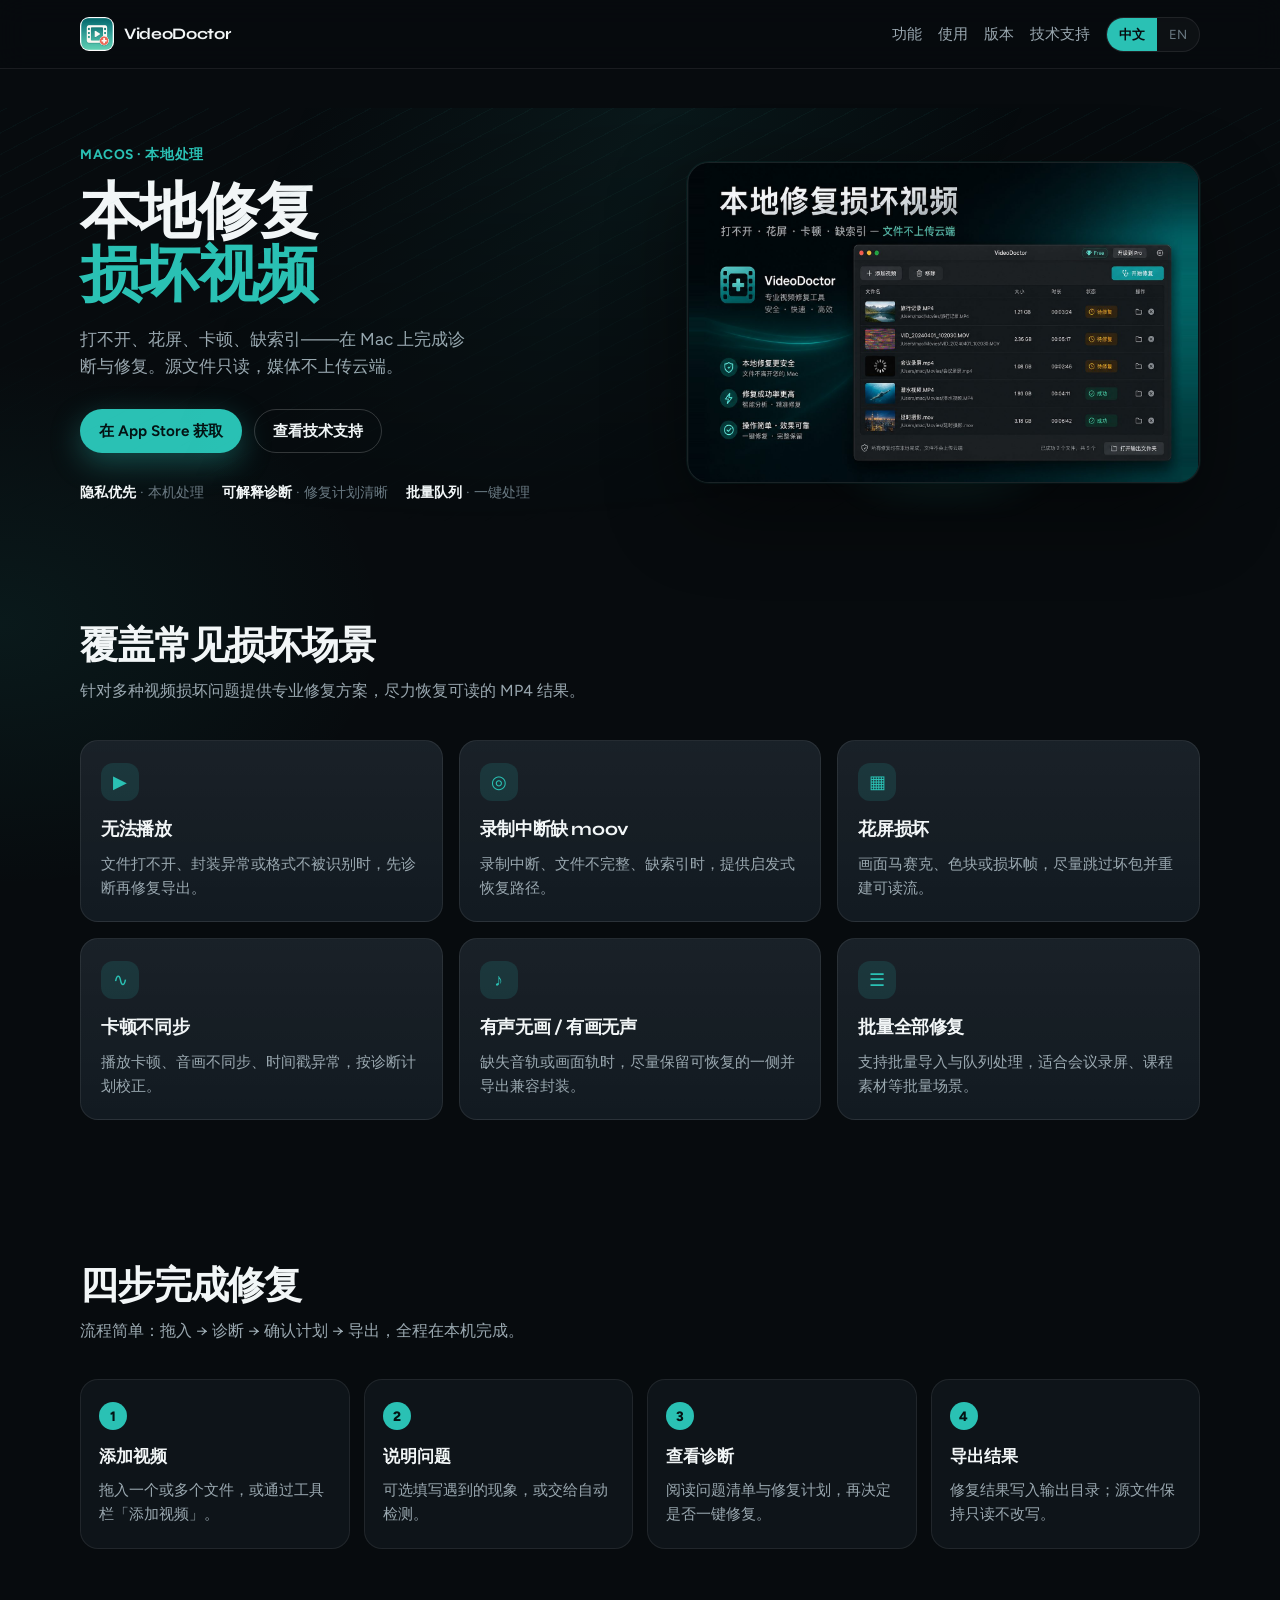
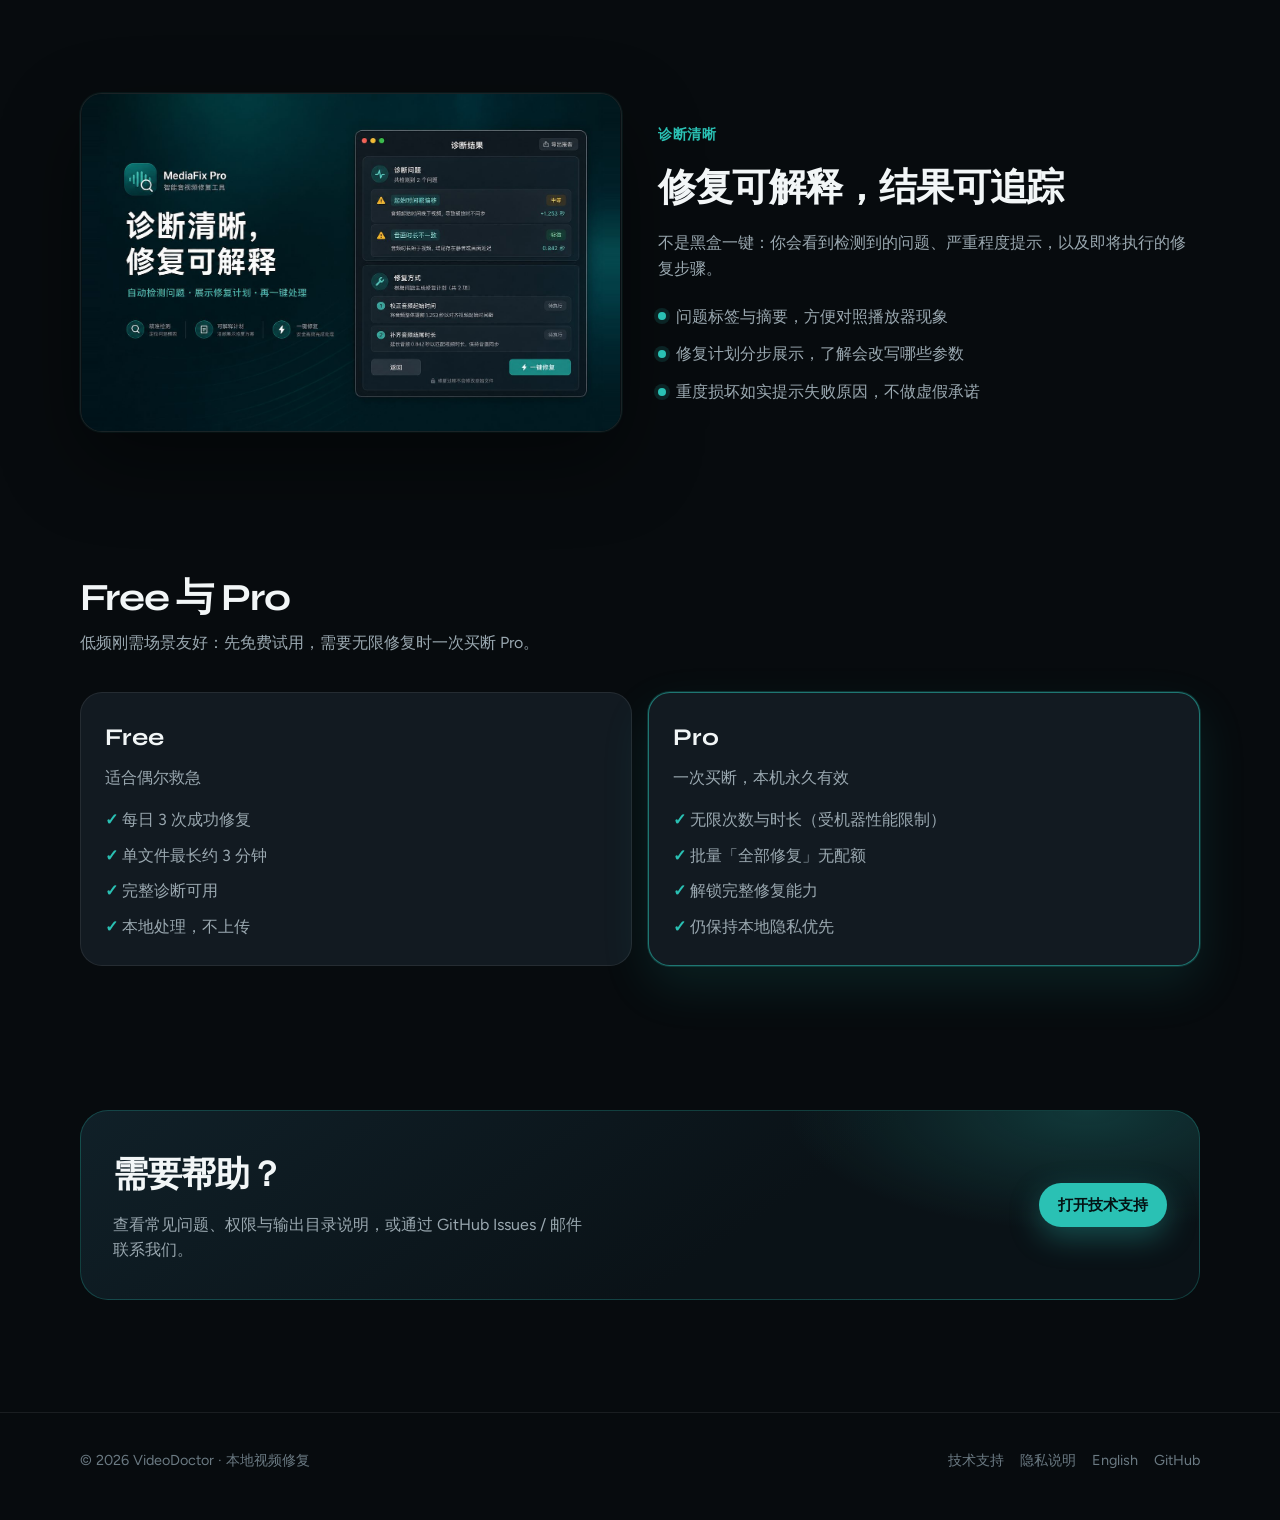
<file: index.html>
<!DOCTYPE html>
<html lang="zh-Hans">
<head>
  <meta charset="utf-8" />
  <meta name="viewport" content="width=device-width, initial-scale=1" />
  <title>VideoDoctor — 本地视频修复 · 技术支持</title>
  <meta name="description" content="VideoDoctor：在 Mac 本地修复损坏视频。打不开、花屏、卡顿、缺索引，隐私优先不上传云端。功能介绍与官方技术支持。" />
  <meta name="theme-color" content="#070b0e" />
  <link rel="canonical" href="https://mushroomdev.github.io/VideoDoctorPage/" />
  <link rel="alternate" hreflang="zh-Hans" href="https://mushroomdev.github.io/VideoDoctorPage/" />
  <link rel="alternate" hreflang="en" href="https://mushroomdev.github.io/VideoDoctorPage/en/" />
  <link rel="icon" href="assets/img/app-icon.png" type="image/png" />
  <link rel="preconnect" href="https://fonts.googleapis.com" />
  <link rel="preconnect" href="https://fonts.gstatic.com" crossorigin />
  <link href="https://fonts.googleapis.com/css2?family=Figtree:wght@400;500;600;700&family=Syne:wght@600;700;800&display=swap" rel="stylesheet" />
  <link rel="stylesheet" href="assets/css/site.css" />
</head>
<body>
  <header class="site-header">
    <div class="wrap nav">
      <a class="brand" href="./">
        <img src="assets/img/app-icon.png" alt="VideoDoctor" width="34" height="34" />
        <span>VideoDoctor</span>
      </a>
      <nav class="nav-links" aria-label="主导航">
        <a class="hide-sm" href="#features">功能</a>
        <a class="hide-sm" href="#howto">使用</a>
        <a class="hide-sm" href="#pricing">版本</a>
        <a href="support.html">技术支持</a>
        <div class="lang-switch" aria-label="语言">
          <a class="active" href="./" hreflang="zh-Hans">中文</a>
          <a href="en/index.html" hreflang="en">EN</a>
        </div>
      </nav>
    </div>
  </header>

  <main>
    <section class="hero">
      <div class="wrap hero-grid">
        <div>
          <div class="eyebrow">macOS · 本地处理</div>
          <h1>本地修复<br /><em>损坏视频</em></h1>
          <p class="hero-lead">打不开、花屏、卡顿、缺索引——在 Mac 上完成诊断与修复。源文件只读，媒体不上传云端。</p>
          <div class="hero-actions">
            <a class="btn btn-primary" href="https://apps.apple.com/cn/app/id6800692831?mt=12" target="_blank" rel="noopener noreferrer">在 App Store 获取</a>
            <a class="btn btn-secondary" href="support.html">查看技术支持</a>
          </div>
          <div class="hero-meta">
            <span><strong>隐私优先</strong> · 本机处理</span>
            <span><strong>可解释诊断</strong> · 修复计划清晰</span>
            <span><strong>批量队列</strong> · 一键处理</span>
          </div>
        </div>
        <div class="hero-visual">
          <img src="assets/img/hero-zh.jpg" alt="VideoDoctor 主界面：修复队列与状态一览" width="1600" height="1000" />
        </div>
      </div>
    </section>

    <section id="features">
      <div class="wrap">
        <div class="section-head reveal">
          <h2>覆盖常见损坏场景</h2>
          <p>针对多种视频损坏问题提供专业修复方案，尽力恢复可读的 MP4 结果。</p>
        </div>
        <div class="feature-grid">
          <article class="feature reveal">
            <div class="icon" aria-hidden="true">▶</div>
            <h3>无法播放</h3>
            <p>文件打不开、封装异常或格式不被识别时，先诊断再修复导出。</p>
          </article>
          <article class="feature reveal">
            <div class="icon" aria-hidden="true">◎</div>
            <h3>录制中断缺 moov</h3>
            <p>录制中断、文件不完整、缺索引时，提供启发式恢复路径。</p>
          </article>
          <article class="feature reveal">
            <div class="icon" aria-hidden="true">▦</div>
            <h3>花屏损坏</h3>
            <p>画面马赛克、色块或损坏帧，尽量跳过坏包并重建可读流。</p>
          </article>
          <article class="feature reveal">
            <div class="icon" aria-hidden="true">∿</div>
            <h3>卡顿不同步</h3>
            <p>播放卡顿、音画不同步、时间戳异常，按诊断计划校正。</p>
          </article>
          <article class="feature reveal">
            <div class="icon" aria-hidden="true">♪</div>
            <h3>有声无画 / 有画无声</h3>
            <p>缺失音轨或画面轨时，尽量保留可恢复的一侧并导出兼容封装。</p>
          </article>
          <article class="feature reveal">
            <div class="icon" aria-hidden="true">☰</div>
            <h3>批量全部修复</h3>
            <p>支持批量导入与队列处理，适合会议录屏、课程素材等批量场景。</p>
          </article>
        </div>
      </div>
    </section>

    <section id="howto">
      <div class="wrap">
        <div class="section-head reveal">
          <h2>四步完成修复</h2>
          <p>流程简单：拖入 → 诊断 → 确认计划 → 导出，全程在本机完成。</p>
        </div>
        <div class="steps">
          <article class="step reveal">
            <h3>添加视频</h3>
            <p>拖入一个或多个文件，或通过工具栏「添加视频」。</p>
          </article>
          <article class="step reveal">
            <h3>说明问题</h3>
            <p>可选填写遇到的现象，或交给自动检测。</p>
          </article>
          <article class="step reveal">
            <h3>查看诊断</h3>
            <p>阅读问题清单与修复计划，再决定是否一键修复。</p>
          </article>
          <article class="step reveal">
            <h3>导出结果</h3>
            <p>修复结果写入输出目录；源文件保持只读不改写。</p>
          </article>
        </div>
      </div>
    </section>

    <section>
      <div class="wrap split">
        <div class="reveal">
          <img src="assets/img/diag-zh.jpg" alt="VideoDoctor 诊断结果界面" width="1400" height="875" />
        </div>
        <div class="reveal">
          <div class="eyebrow">诊断清晰</div>
          <h2 style="font-family:var(--font-display);letter-spacing:-0.03em;font-size:clamp(1.8rem,3vw,2.4rem);margin:10px 0 12px;">修复可解释，结果可追踪</h2>
          <p style="color:var(--muted);margin:0;">不是黑盒一键：你会看到检测到的问题、严重程度提示，以及即将执行的修复步骤。</p>
          <ul class="pill-list">
            <li>问题标签与摘要，方便对照播放器现象</li>
            <li>修复计划分步展示，了解会改写哪些参数</li>
            <li>重度损坏如实提示失败原因，不做虚假承诺</li>
          </ul>
        </div>
      </div>
    </section>

    <section id="pricing">
      <div class="wrap">
        <div class="section-head reveal">
          <h2>Free 与 Pro</h2>
          <p>低频刚需场景友好：先免费试用，需要无限修复时一次买断 Pro。</p>
        </div>
        <div class="pricing">
          <article class="plan reveal">
            <h3>Free</h3>
            <p class="price">适合偶尔救急</p>
            <ul>
              <li>每日 3 次成功修复</li>
              <li>单文件最长约 3 分钟</li>
              <li>完整诊断可用</li>
              <li>本地处理，不上传</li>
            </ul>
          </article>
          <article class="plan featured reveal">
            <h3>Pro</h3>
            <p class="price">一次买断，本机永久有效</p>
            <ul>
              <li>无限次数与时长（受机器性能限制）</li>
              <li>批量「全部修复」无配额</li>
              <li>解锁完整修复能力</li>
              <li>仍保持本地隐私优先</li>
            </ul>
          </article>
        </div>
      </div>
    </section>

    <section>
      <div class="wrap">
        <div class="cta-band reveal">
          <div>
            <h2>需要帮助？</h2>
            <p>查看常见问题、权限与输出目录说明，或通过 GitHub Issues / 邮件联系我们。</p>
          </div>
          <a class="btn btn-primary" href="support.html">打开技术支持</a>
        </div>
      </div>
    </section>
  </main>

  <footer class="site-footer">
    <div class="wrap footer-grid">
      <div>© <span id="y"></span> VideoDoctor · 本地视频修复</div>
      <div class="footer-links">
        <a href="support.html">技术支持</a>
        <a href="privacy.html">隐私说明</a>
        <a href="en/index.html">English</a>
        <a href="https://github.com/MushroomDev/VideoDoctorPage" rel="noopener">GitHub</a>
      </div>
    </div>
  </footer>
  <script>
    document.getElementById("y").textContent = new Date().getFullYear();
  </script>
  <script src="assets/js/site.js"></script>
</body>
</html>
</file>
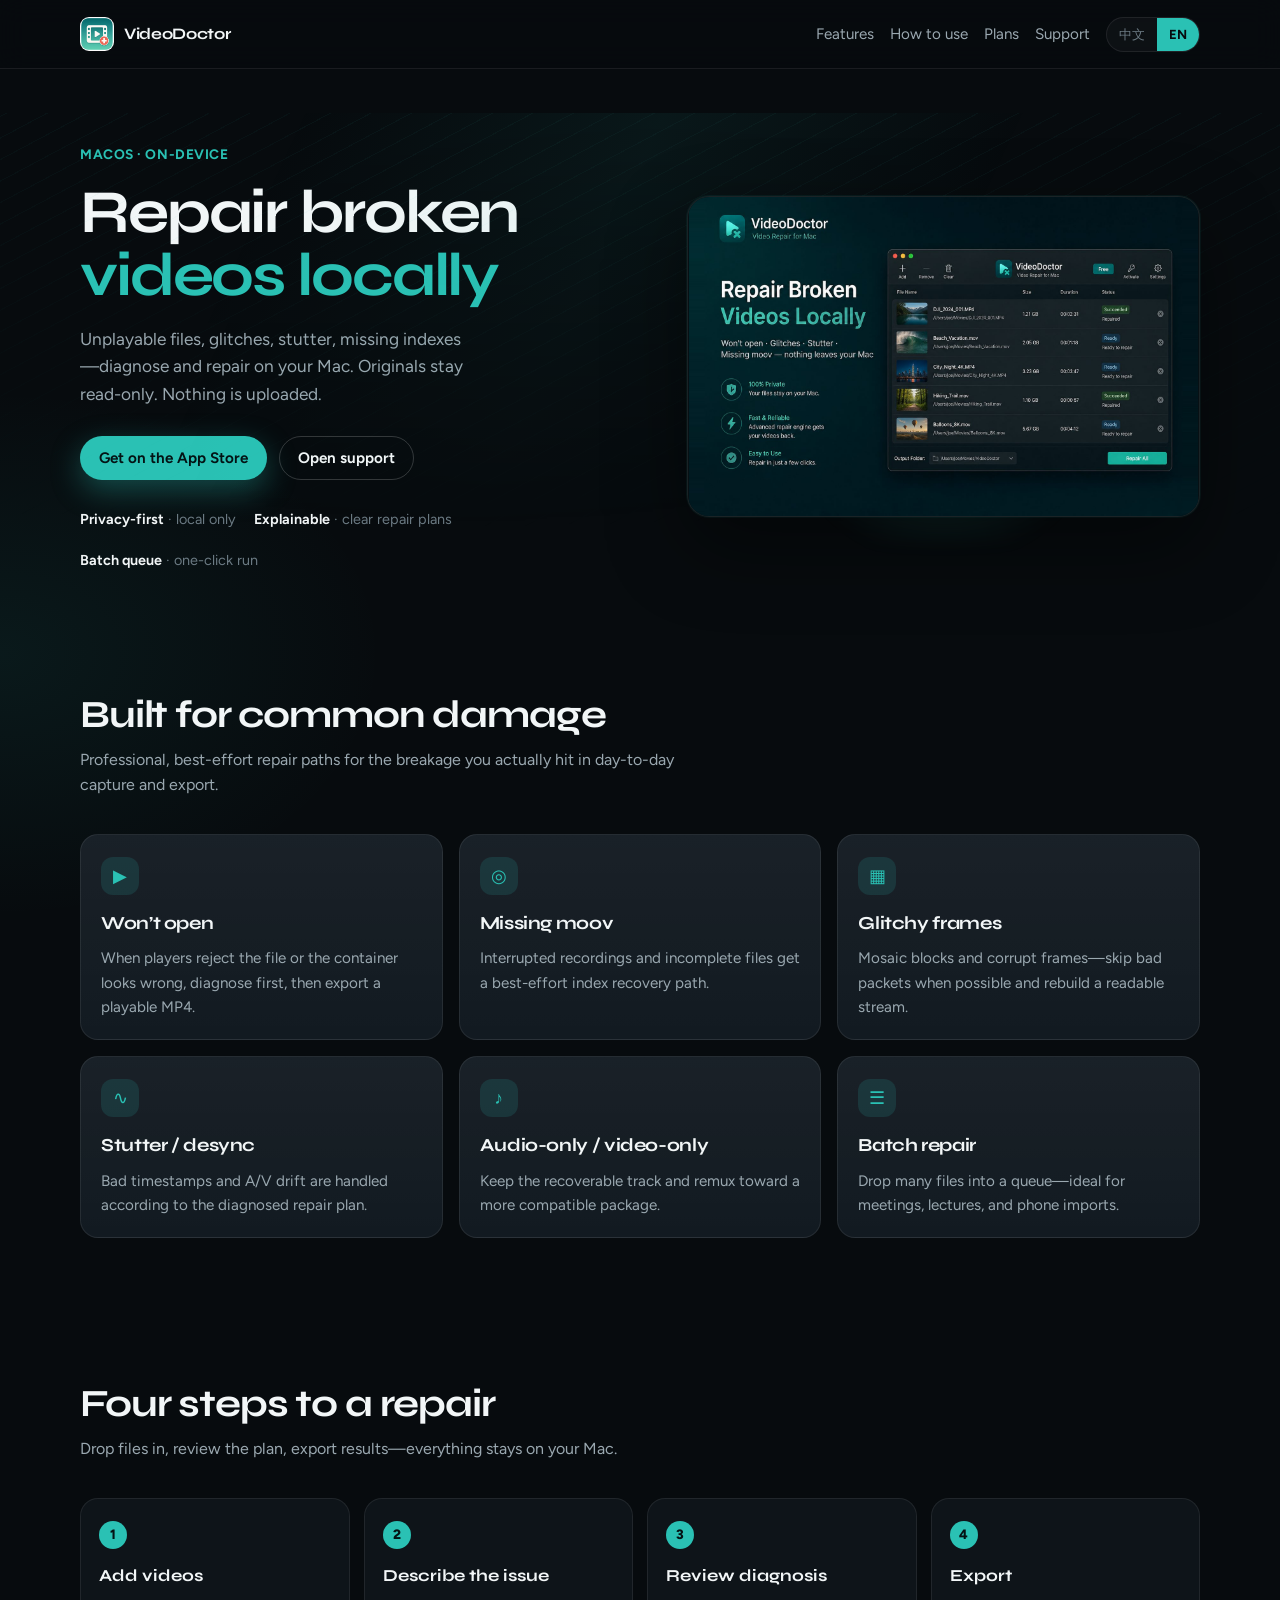
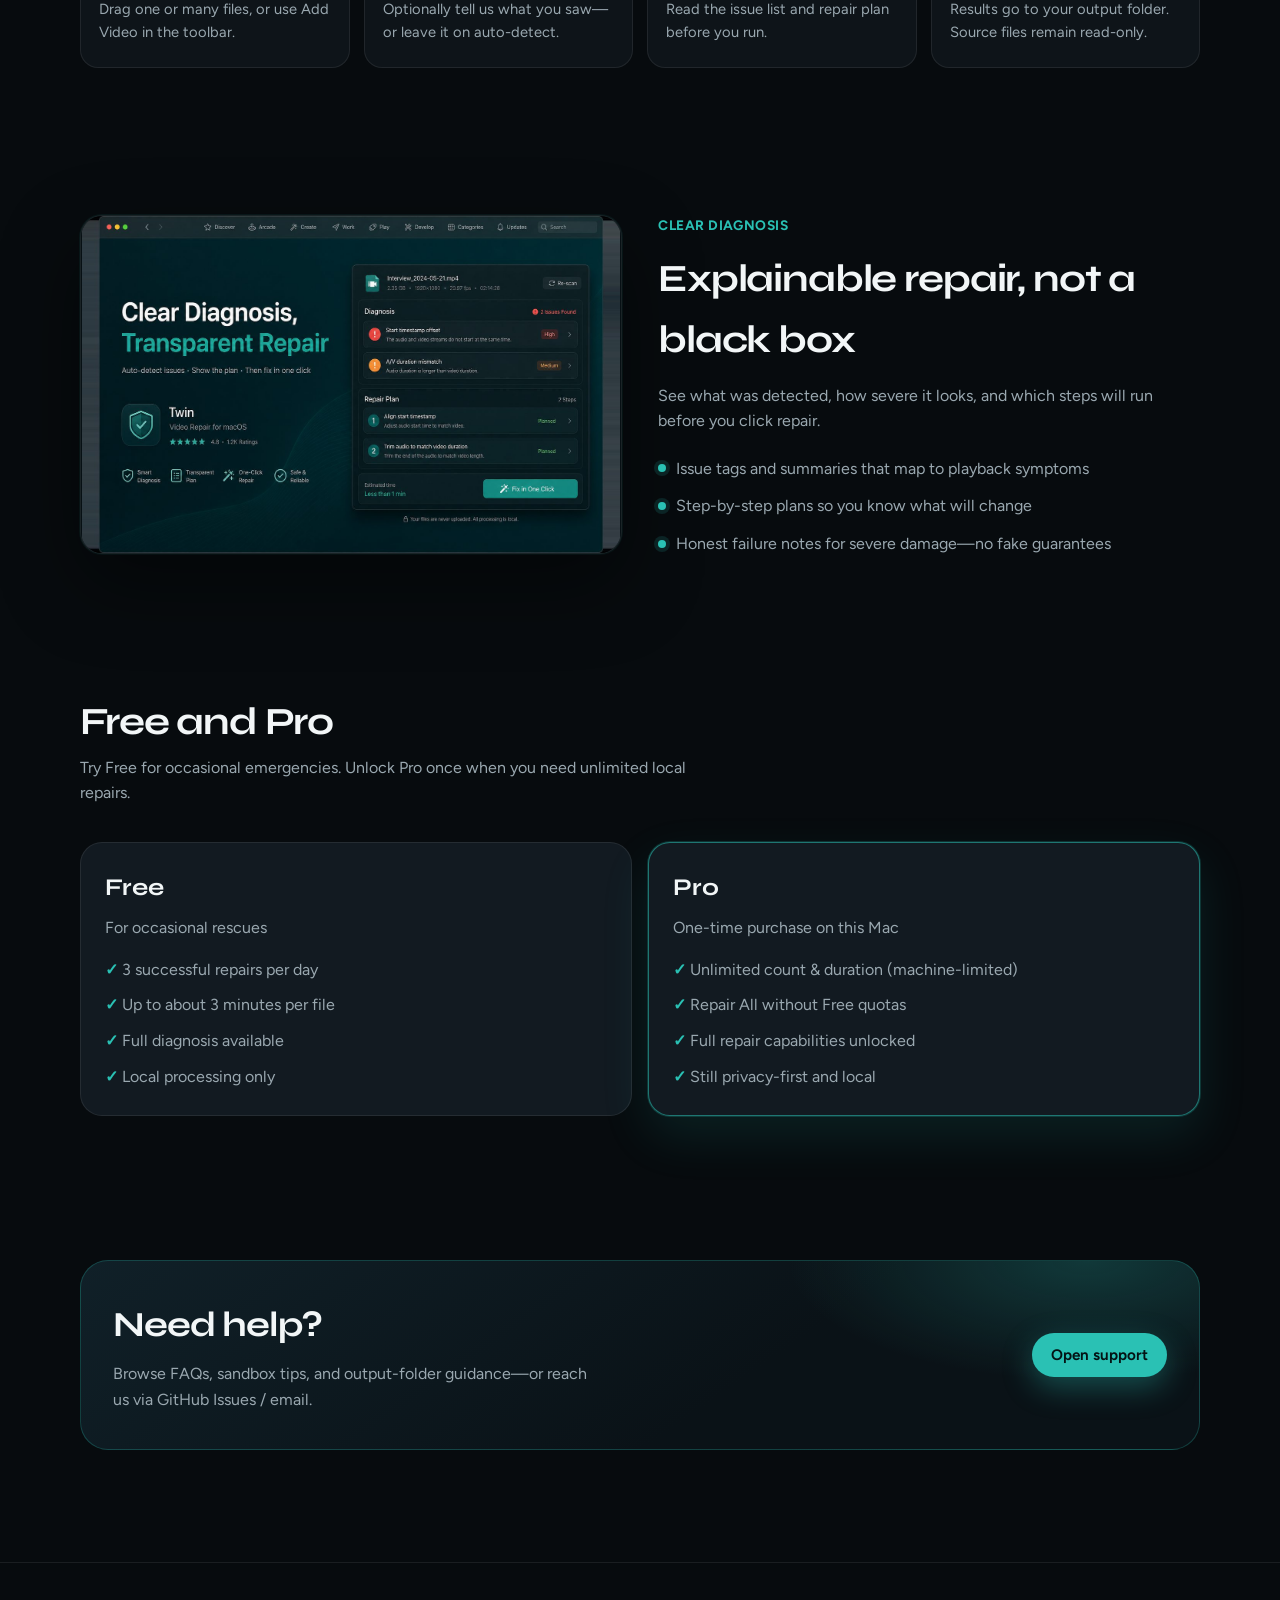
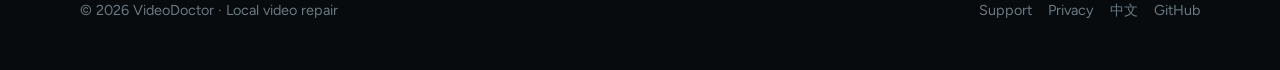
<file: en/index.html>
<!DOCTYPE html>
<html lang="en">
<head>
  <meta charset="utf-8" />
  <meta name="viewport" content="width=device-width, initial-scale=1" />
  <title>VideoDoctor — Local Video Repair &amp; Support</title>
  <meta name="description" content="VideoDoctor repairs damaged videos on your Mac—locally. Fix unplayable files, glitches, stutter, and missing indexes. Privacy-first. Official support." />
  <meta name="theme-color" content="#070b0e" />
  <link rel="canonical" href="https://mushroomdev.github.io/VideoDoctorPage/en/" />
  <link rel="alternate" hreflang="en" href="https://mushroomdev.github.io/VideoDoctorPage/en/" />
  <link rel="alternate" hreflang="zh-Hans" href="https://mushroomdev.github.io/VideoDoctorPage/" />
  <link rel="icon" href="../assets/img/app-icon.png" type="image/png" />
  <link rel="preconnect" href="https://fonts.googleapis.com" />
  <link rel="preconnect" href="https://fonts.gstatic.com" crossorigin />
  <link href="https://fonts.googleapis.com/css2?family=Figtree:wght@400;500;600;700&family=Syne:wght@600;700;800&display=swap" rel="stylesheet" />
  <link rel="stylesheet" href="../assets/css/site.css" />
</head>
<body>
  <header class="site-header">
    <div class="wrap nav">
      <a class="brand" href="./">
        <img src="../assets/img/app-icon.png" alt="VideoDoctor" width="34" height="34" />
        <span>VideoDoctor</span>
      </a>
      <nav class="nav-links" aria-label="Primary">
        <a class="hide-sm" href="#features">Features</a>
        <a class="hide-sm" href="#howto">How to use</a>
        <a class="hide-sm" href="#pricing">Plans</a>
        <a href="support.html">Support</a>
        <div class="lang-switch" aria-label="Language">
          <a href="../index.html" hreflang="zh-Hans">中文</a>
          <a class="active" href="./" hreflang="en">EN</a>
        </div>
      </nav>
    </div>
  </header>

  <main>
    <section class="hero">
      <div class="wrap hero-grid">
        <div>
          <div class="eyebrow">macOS · On-device</div>
          <h1>Repair broken<br /><em>videos locally</em></h1>
          <p class="hero-lead">Unplayable files, glitches, stutter, missing indexes—diagnose and repair on your Mac. Originals stay read-only. Nothing is uploaded.</p>
          <div class="hero-actions">
            <a class="btn btn-primary" href="https://apps.apple.com/cn/app/id6800692831?mt=12" target="_blank" rel="noopener noreferrer">Get on the App Store</a>
            <a class="btn btn-secondary" href="support.html">Open support</a>
          </div>
          <div class="hero-meta">
            <span><strong>Privacy-first</strong> · local only</span>
            <span><strong>Explainable</strong> · clear repair plans</span>
            <span><strong>Batch queue</strong> · one-click run</span>
          </div>
        </div>
        <div class="hero-visual">
          <img src="../assets/img/hero-en.jpg" alt="VideoDoctor main window showing the repair queue" width="1600" height="1000" />
        </div>
      </div>
    </section>

    <section id="features">
      <div class="wrap">
        <div class="section-head reveal">
          <h2>Built for common damage</h2>
          <p>Professional, best-effort repair paths for the breakage you actually hit in day-to-day capture and export.</p>
        </div>
        <div class="feature-grid">
          <article class="feature reveal">
            <div class="icon" aria-hidden="true">▶</div>
            <h3>Won’t open</h3>
            <p>When players reject the file or the container looks wrong, diagnose first, then export a playable MP4.</p>
          </article>
          <article class="feature reveal">
            <div class="icon" aria-hidden="true">◎</div>
            <h3>Missing moov</h3>
            <p>Interrupted recordings and incomplete files get a best-effort index recovery path.</p>
          </article>
          <article class="feature reveal">
            <div class="icon" aria-hidden="true">▦</div>
            <h3>Glitchy frames</h3>
            <p>Mosaic blocks and corrupt frames—skip bad packets when possible and rebuild a readable stream.</p>
          </article>
          <article class="feature reveal">
            <div class="icon" aria-hidden="true">∿</div>
            <h3>Stutter / desync</h3>
            <p>Bad timestamps and A/V drift are handled according to the diagnosed repair plan.</p>
          </article>
          <article class="feature reveal">
            <div class="icon" aria-hidden="true">♪</div>
            <h3>Audio-only / video-only</h3>
            <p>Keep the recoverable track and remux toward a more compatible package.</p>
          </article>
          <article class="feature reveal">
            <div class="icon" aria-hidden="true">☰</div>
            <h3>Batch repair</h3>
            <p>Drop many files into a queue—ideal for meetings, lectures, and phone imports.</p>
          </article>
        </div>
      </div>
    </section>

    <section id="howto">
      <div class="wrap">
        <div class="section-head reveal">
          <h2>Four steps to a repair</h2>
          <p>Drop files in, review the plan, export results—everything stays on your Mac.</p>
        </div>
        <div class="steps">
          <article class="step reveal">
            <h3>Add videos</h3>
            <p>Drag one or many files, or use Add Video in the toolbar.</p>
          </article>
          <article class="step reveal">
            <h3>Describe the issue</h3>
            <p>Optionally tell us what you saw—or leave it on auto-detect.</p>
          </article>
          <article class="step reveal">
            <h3>Review diagnosis</h3>
            <p>Read the issue list and repair plan before you run.</p>
          </article>
          <article class="step reveal">
            <h3>Export</h3>
            <p>Results go to your output folder. Source files remain read-only.</p>
          </article>
        </div>
      </div>
    </section>

    <section>
      <div class="wrap split">
        <div class="reveal">
          <img src="../assets/img/diag-en.jpg" alt="VideoDoctor diagnosis result screen" width="1400" height="875" />
        </div>
        <div class="reveal">
          <div class="eyebrow">Clear diagnosis</div>
          <h2 style="font-family:var(--font-display);letter-spacing:-0.03em;font-size:clamp(1.8rem,3vw,2.4rem);margin:10px 0 12px;">Explainable repair, not a black box</h2>
          <p style="color:var(--muted);margin:0;">See what was detected, how severe it looks, and which steps will run before you click repair.</p>
          <ul class="pill-list">
            <li>Issue tags and summaries that map to playback symptoms</li>
            <li>Step-by-step plans so you know what will change</li>
            <li>Honest failure notes for severe damage—no fake guarantees</li>
          </ul>
        </div>
      </div>
    </section>

    <section id="pricing">
      <div class="wrap">
        <div class="section-head reveal">
          <h2>Free and Pro</h2>
          <p>Try Free for occasional emergencies. Unlock Pro once when you need unlimited local repairs.</p>
        </div>
        <div class="pricing">
          <article class="plan reveal">
            <h3>Free</h3>
            <p class="price">For occasional rescues</p>
            <ul>
              <li>3 successful repairs per day</li>
              <li>Up to about 3 minutes per file</li>
              <li>Full diagnosis available</li>
              <li>Local processing only</li>
            </ul>
          </article>
          <article class="plan featured reveal">
            <h3>Pro</h3>
            <p class="price">One-time purchase on this Mac</p>
            <ul>
              <li>Unlimited count &amp; duration (machine-limited)</li>
              <li>Repair All without Free quotas</li>
              <li>Full repair capabilities unlocked</li>
              <li>Still privacy-first and local</li>
            </ul>
          </article>
        </div>
      </div>
    </section>

    <section>
      <div class="wrap">
        <div class="cta-band reveal">
          <div>
            <h2>Need help?</h2>
            <p>Browse FAQs, sandbox tips, and output-folder guidance—or reach us via GitHub Issues / email.</p>
          </div>
          <a class="btn btn-primary" href="support.html">Open support</a>
        </div>
      </div>
    </section>
  </main>

  <footer class="site-footer">
    <div class="wrap footer-grid">
      <div>© <span id="y"></span> VideoDoctor · Local video repair</div>
      <div class="footer-links">
        <a href="support.html">Support</a>
        <a href="privacy.html">Privacy</a>
        <a href="../index.html">中文</a>
        <a href="https://github.com/MushroomDev/VideoDoctorPage" rel="noopener">GitHub</a>
      </div>
    </div>
  </footer>
  <script>
    document.getElementById("y").textContent = new Date().getFullYear();
  </script>
  <script src="../assets/js/site.js"></script>
</body>
</html>
</file>
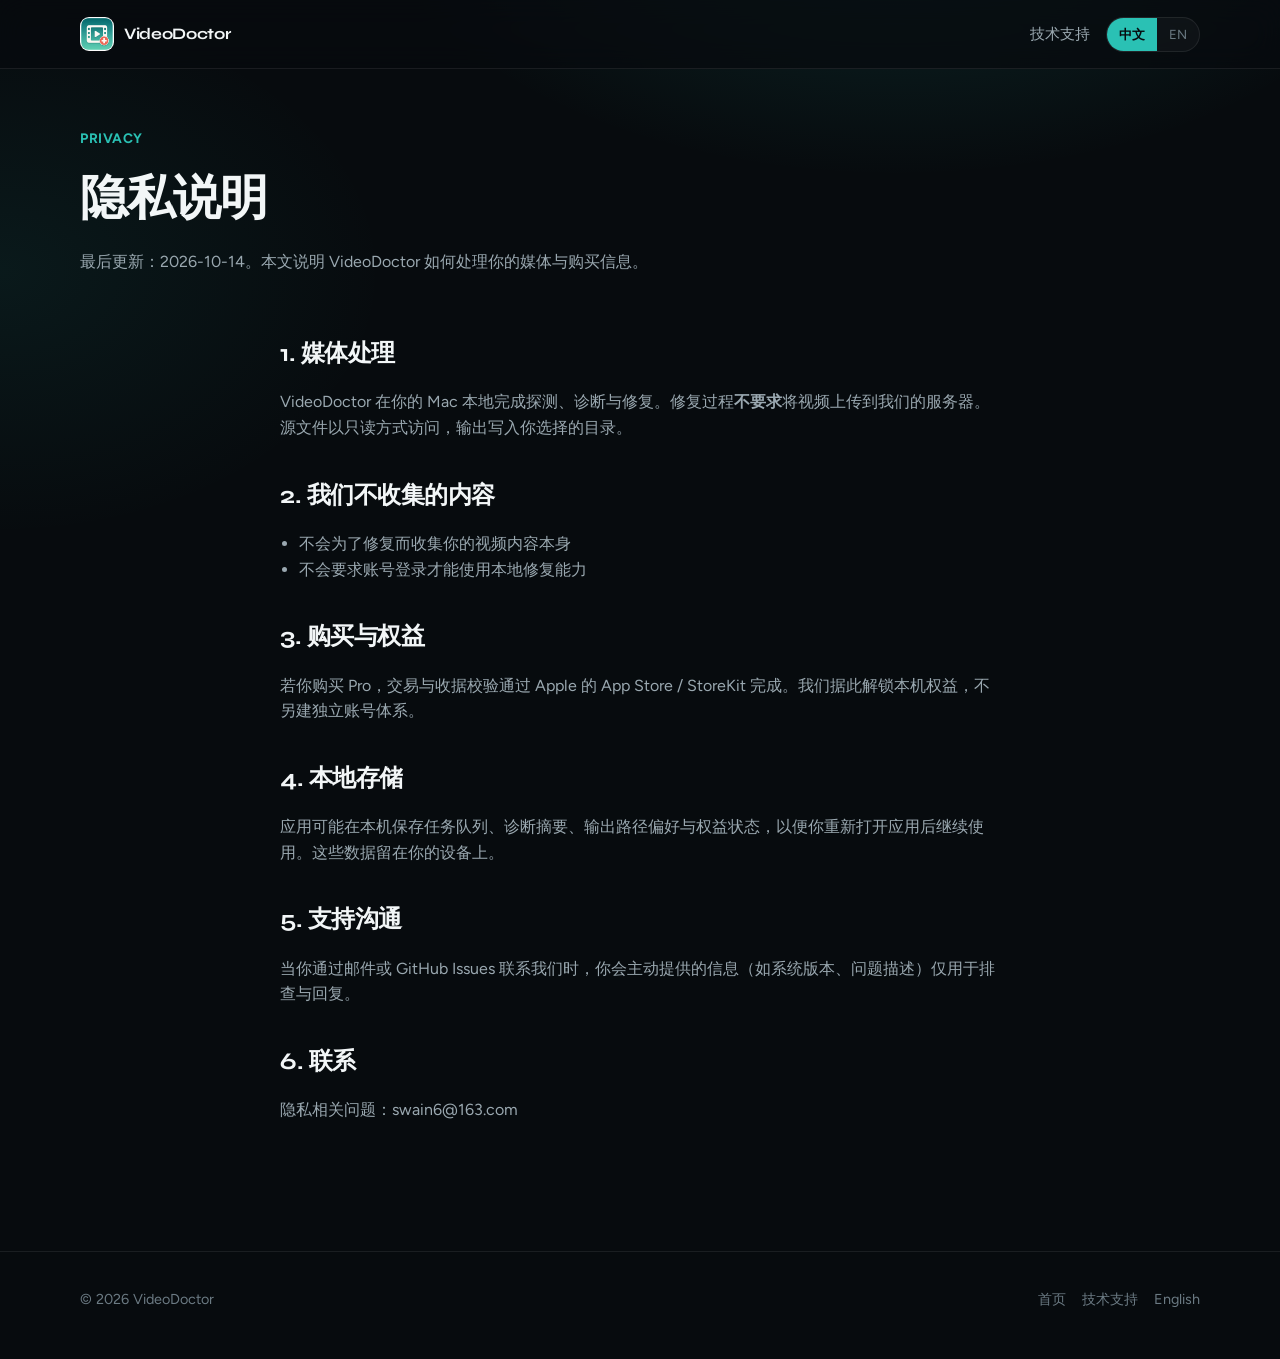
<file: privacy.html>
<!DOCTYPE html>
<html lang="zh-Hans">
<head>
  <meta charset="utf-8" />
  <meta name="viewport" content="width=device-width, initial-scale=1" />
  <title>隐私说明 — VideoDoctor</title>
  <meta name="description" content="VideoDoctor 隐私说明：媒体本地处理、不上传云端、购买与诊断数据说明。" />
  <meta name="theme-color" content="#070b0e" />
  <link rel="icon" href="assets/img/app-icon.png" type="image/png" />
  <link rel="alternate" hreflang="zh-Hans" href="https://mushroomdev.github.io/VideoDoctorPage/privacy.html" />
  <link rel="alternate" hreflang="en" href="https://mushroomdev.github.io/VideoDoctorPage/en/privacy.html" />
  <link rel="preconnect" href="https://fonts.googleapis.com" />
  <link rel="preconnect" href="https://fonts.gstatic.com" crossorigin />
  <link href="https://fonts.googleapis.com/css2?family=Figtree:wght@400;500;600;700&family=Syne:wght@600;700;800&display=swap" rel="stylesheet" />
  <link rel="stylesheet" href="assets/css/site.css" />
</head>
<body>
  <header class="site-header">
    <div class="wrap nav">
      <a class="brand" href="index.html">
        <img src="assets/img/app-icon.png" alt="VideoDoctor" width="34" height="34" />
        <span>VideoDoctor</span>
      </a>
      <nav class="nav-links">
        <a href="support.html">技术支持</a>
        <div class="lang-switch">
          <a class="active" href="privacy.html">中文</a>
          <a href="en/privacy.html">EN</a>
        </div>
      </nav>
    </div>
  </header>

  <main>
    <section class="page-hero">
      <div class="wrap">
        <div class="eyebrow">Privacy</div>
        <h1>隐私说明</h1>
        <p>最后更新：2026-10-14。本文说明 VideoDoctor 如何处理你的媒体与购买信息。</p>
      </div>
    </section>

    <section style="padding-top:0">
      <div class="wrap prose">
        <h2>1. 媒体处理</h2>
        <p>VideoDoctor 在你的 Mac 本地完成探测、诊断与修复。修复过程<strong>不要求</strong>将视频上传到我们的服务器。源文件以只读方式访问，输出写入你选择的目录。</p>

        <h2>2. 我们不收集的内容</h2>
        <ul>
          <li>不会为了修复而收集你的视频内容本身</li>
          <li>不会要求账号登录才能使用本地修复能力</li>
        </ul>

        <h2>3. 购买与权益</h2>
        <p>若你购买 Pro，交易与收据校验通过 Apple 的 App Store / StoreKit 完成。我们据此解锁本机权益，不另建独立账号体系。</p>

        <h2>4. 本地存储</h2>
        <p>应用可能在本机保存任务队列、诊断摘要、输出路径偏好与权益状态，以便你重新打开应用后继续使用。这些数据留在你的设备上。</p>

        <h2>5. 支持沟通</h2>
        <p>当你通过邮件或 GitHub Issues 联系我们时，你会主动提供的信息（如系统版本、问题描述）仅用于排查与回复。</p>

        <h2>6. 联系</h2>
        <p>隐私相关问题：<a href="mailto:swain6@163.com?subject=VideoDoctor%20Privacy">swain6@163.com</a></p>
      </div>
    </section>
  </main>

  <footer class="site-footer">
    <div class="wrap footer-grid">
      <div>© <span id="y"></span> VideoDoctor</div>
      <div class="footer-links">
        <a href="index.html">首页</a>
        <a href="support.html">技术支持</a>
        <a href="en/privacy.html">English</a>
      </div>
    </div>
  </footer>
  <script>document.getElementById("y").textContent = new Date().getFullYear();</script>
</body>
</html>
</file>
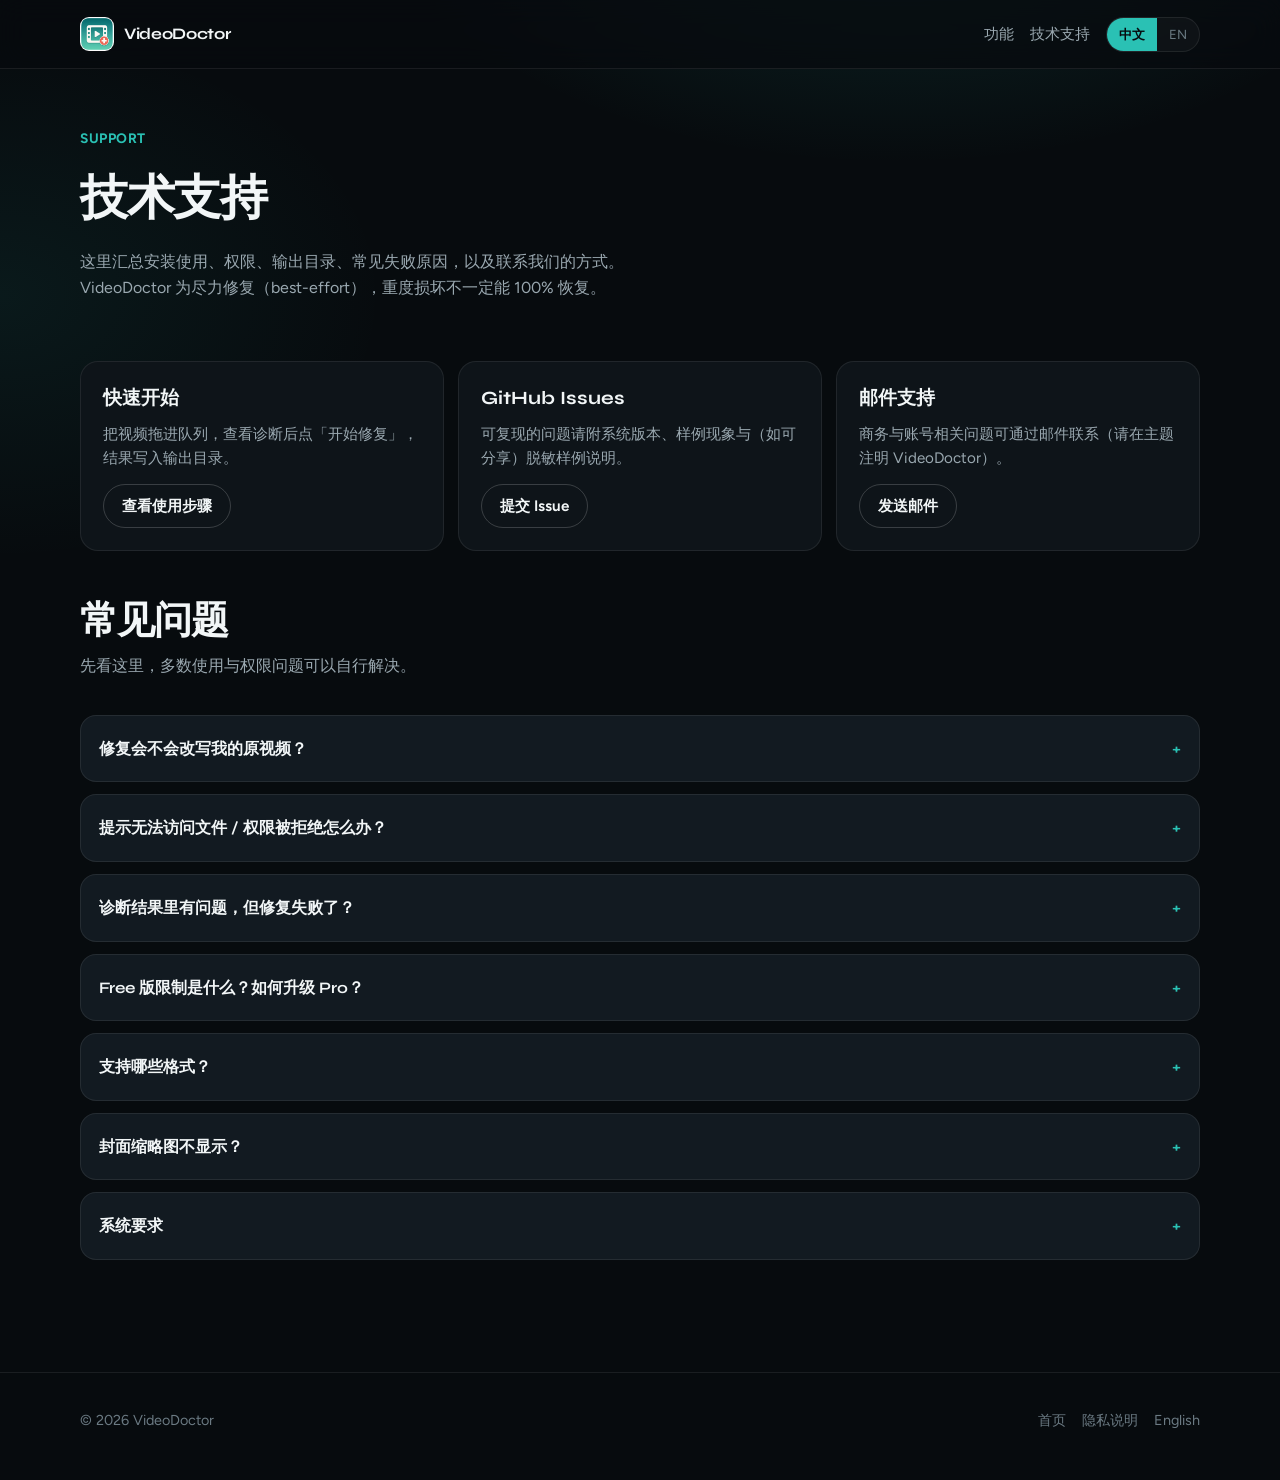
<file: support.html>
<!DOCTYPE html>
<html lang="zh-Hans">
<head>
  <meta charset="utf-8" />
  <meta name="viewport" content="width=device-width, initial-scale=1" />
  <title>技术支持 — VideoDoctor</title>
  <meta name="description" content="VideoDoctor 官方技术支持：常见问题、权限、输出目录、修复失败排查与联系方式。" />
  <meta name="theme-color" content="#070b0e" />
  <link rel="icon" href="assets/img/app-icon.png" type="image/png" />
  <link rel="alternate" hreflang="zh-Hans" href="https://mushroomdev.github.io/VideoDoctorPage/support.html" />
  <link rel="alternate" hreflang="en" href="https://mushroomdev.github.io/VideoDoctorPage/en/support.html" />
  <link rel="preconnect" href="https://fonts.googleapis.com" />
  <link rel="preconnect" href="https://fonts.gstatic.com" crossorigin />
  <link href="https://fonts.googleapis.com/css2?family=Figtree:wght@400;500;600;700&family=Syne:wght@600;700;800&display=swap" rel="stylesheet" />
  <link rel="stylesheet" href="assets/css/site.css" />
</head>
<body>
  <header class="site-header">
    <div class="wrap nav">
      <a class="brand" href="index.html">
        <img src="assets/img/app-icon.png" alt="VideoDoctor" width="34" height="34" />
        <span>VideoDoctor</span>
      </a>
      <nav class="nav-links" aria-label="主导航">
        <a href="index.html#features">功能</a>
        <a href="support.html">技术支持</a>
        <div class="lang-switch">
          <a class="active" href="support.html" hreflang="zh-Hans">中文</a>
          <a href="en/support.html" hreflang="en">EN</a>
        </div>
      </nav>
    </div>
  </header>

  <main>
    <section class="page-hero">
      <div class="wrap">
        <div class="eyebrow">Support</div>
        <h1>技术支持</h1>
        <p>这里汇总安装使用、权限、输出目录、常见失败原因，以及联系我们的方式。VideoDoctor 为尽力修复（best-effort），重度损坏不一定能 100% 恢复。</p>
      </div>
    </section>

    <section style="padding-top:8px">
      <div class="wrap">
        <div class="support-cards">
          <article class="support-card">
            <h3>快速开始</h3>
            <p>把视频拖进队列，查看诊断后点「开始修复」，结果写入输出目录。</p>
            <a class="btn btn-secondary" href="index.html#howto">查看使用步骤</a>
          </article>
          <article class="support-card">
            <h3>GitHub Issues</h3>
            <p>可复现的问题请附系统版本、样例现象与（如可分享）脱敏样例说明。</p>
            <a class="btn btn-secondary" href="https://github.com/MushroomDev/VideoDoctorPage/issues" rel="noopener">提交 Issue</a>
          </article>
          <article class="support-card">
            <h3>邮件支持</h3>
            <p>商务与账号相关问题可通过邮件联系（请在主题注明 VideoDoctor）。</p>
            <a class="btn btn-secondary" href="mailto:swain6@163.com?subject=VideoDoctor%20Support">发送邮件</a>
          </article>
        </div>

        <div class="section-head">
          <h2>常见问题</h2>
          <p>先看这里，多数使用与权限问题可以自行解决。</p>
        </div>

        <div class="faq">
          <details class="faq-item">
            <summary>修复会不会改写我的原视频？</summary>
            <p>不会。源文件以只读方式访问，修复结果写入你指定的输出目录。请在设置中确认输出文件夹。</p>
          </details>
          <details class="faq-item">
            <summary>提示无法访问文件 / 权限被拒绝怎么办？</summary>
            <p>macOS 沙盒下需要你主动选择过源文件或输出目录。请重新通过「添加视频」选择文件，或在设置中重新选择输出目录，再试一次。</p>
          </details>
          <details class="faq-item">
            <summary>诊断结果里有问题，但修复失败了？</summary>
            <p>损坏程度不同，结果也不同。缺 moov、极端截断、几乎无可用媒体数据时可能失败。界面会尽量给出原因；可尝试提供同机同设置的完好参考视频（若流程提示需要）。</p>
          </details>
          <details class="faq-item">
            <summary>Free 版限制是什么？如何升级 Pro？</summary>
            <p>Free：每日约 3 次成功修复，单文件时长约 3 分钟上限；诊断仍可用。需要无限次数/时长与批量「全部修复」时，在应用内购买 Pro（一次买断），可用「恢复购买」。</p>
          </details>
          <details class="faq-item">
            <summary>支持哪些格式？</summary>
            <p>常见 MP4 / MOV 及多种常见封装优先。实验性扩展名会提示成功率可能不稳定。输出目标一般为更通用的 H.264 / AAC MP4。</p>
          </details>
          <details class="faq-item">
            <summary>封面缩略图不显示？</summary>
            <p>严重损坏的文件可能解不出第一帧，会显示占位图。能正常解码的文件通常会显示封面。</p>
          </details>
          <details class="faq-item">
            <summary>系统要求</summary>
            <p>macOS 12 及以上（以 App Store 页面为准）。建议在有足够磁盘空间的本机输出目录中运行批量任务。</p>
          </details>
        </div>
      </div>
    </section>
  </main>

  <footer class="site-footer">
    <div class="wrap footer-grid">
      <div>© <span id="y"></span> VideoDoctor</div>
      <div class="footer-links">
        <a href="index.html">首页</a>
        <a href="privacy.html">隐私说明</a>
        <a href="en/support.html">English</a>
      </div>
    </div>
  </footer>
  <script>document.getElementById("y").textContent = new Date().getFullYear();</script>
</body>
</html>
</file>
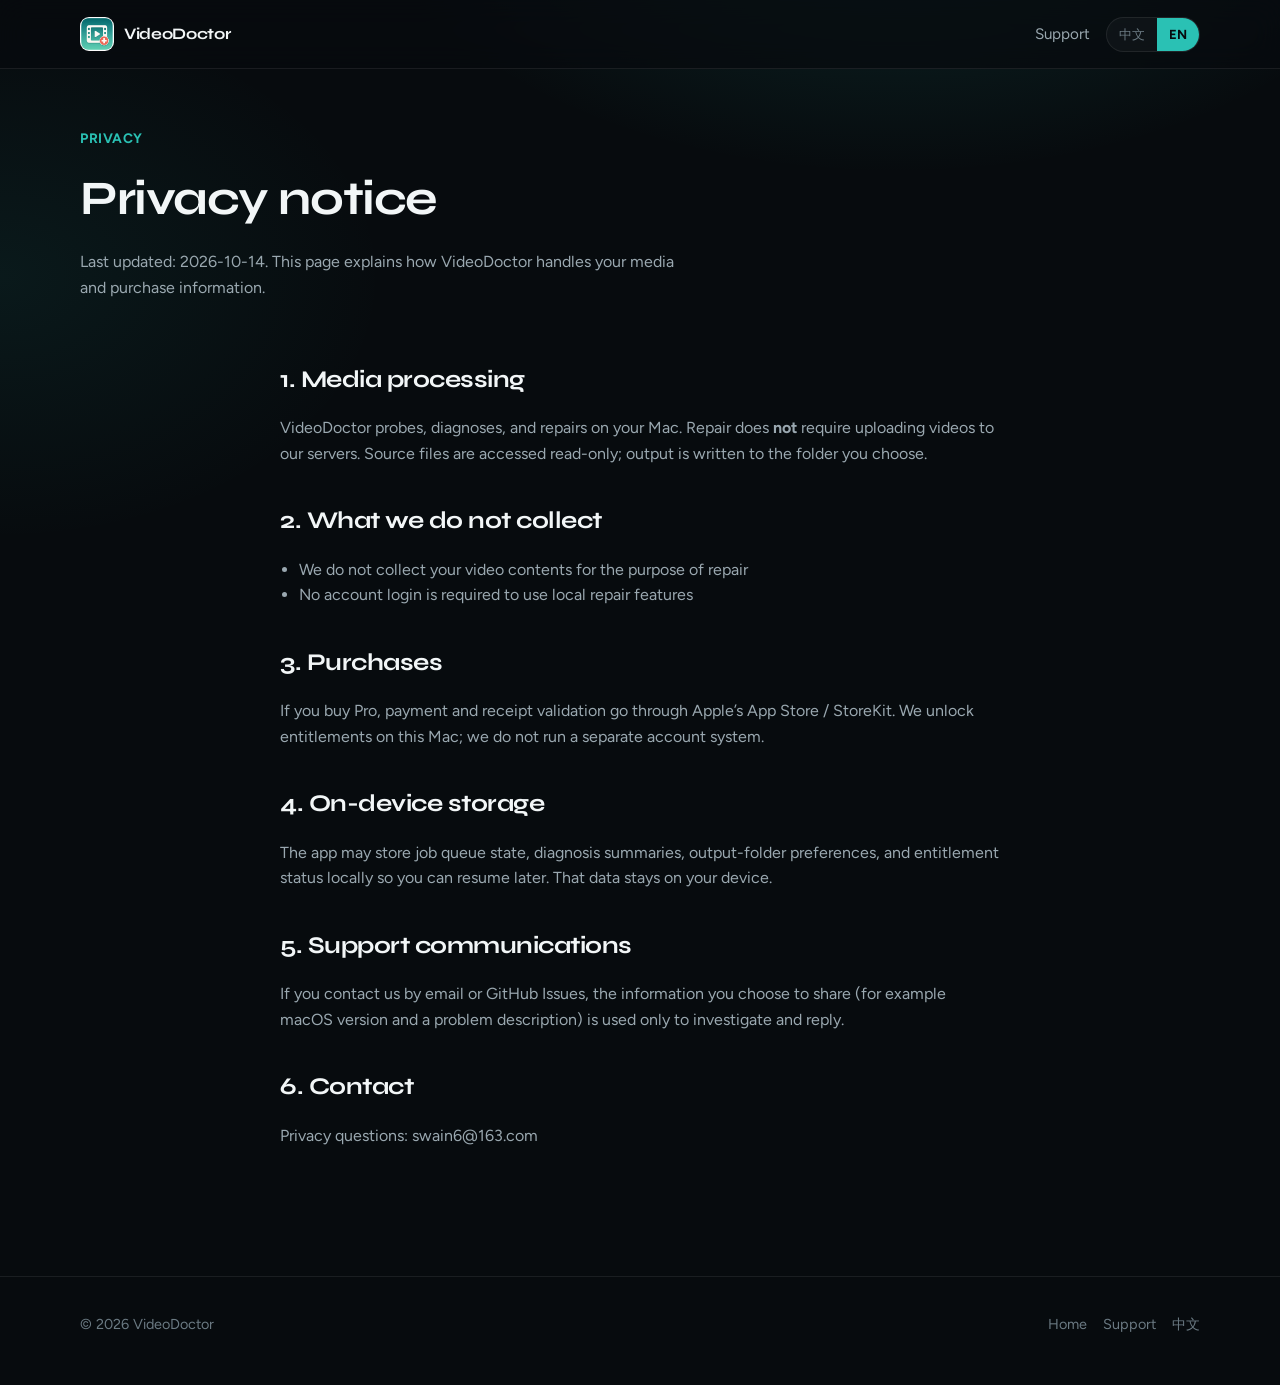
<file: en/privacy.html>
<!DOCTYPE html>
<html lang="en">
<head>
  <meta charset="utf-8" />
  <meta name="viewport" content="width=device-width, initial-scale=1" />
  <title>Privacy — VideoDoctor</title>
  <meta name="description" content="VideoDoctor privacy notice: local media processing, no cloud upload for repair, purchases, and support data." />
  <meta name="theme-color" content="#070b0e" />
  <link rel="icon" href="../assets/img/app-icon.png" type="image/png" />
  <link rel="alternate" hreflang="en" href="https://mushroomdev.github.io/VideoDoctorPage/en/privacy.html" />
  <link rel="alternate" hreflang="zh-Hans" href="https://mushroomdev.github.io/VideoDoctorPage/privacy.html" />
  <link rel="preconnect" href="https://fonts.googleapis.com" />
  <link rel="preconnect" href="https://fonts.gstatic.com" crossorigin />
  <link href="https://fonts.googleapis.com/css2?family=Figtree:wght@400;500;600;700&family=Syne:wght@600;700;800&display=swap" rel="stylesheet" />
  <link rel="stylesheet" href="../assets/css/site.css" />
</head>
<body>
  <header class="site-header">
    <div class="wrap nav">
      <a class="brand" href="index.html">
        <img src="../assets/img/app-icon.png" alt="VideoDoctor" width="34" height="34" />
        <span>VideoDoctor</span>
      </a>
      <nav class="nav-links">
        <a href="support.html">Support</a>
        <div class="lang-switch">
          <a href="../privacy.html">中文</a>
          <a class="active" href="privacy.html">EN</a>
        </div>
      </nav>
    </div>
  </header>

  <main>
    <section class="page-hero">
      <div class="wrap">
        <div class="eyebrow">Privacy</div>
        <h1>Privacy notice</h1>
        <p>Last updated: 2026-10-14. This page explains how VideoDoctor handles your media and purchase information.</p>
      </div>
    </section>

    <section style="padding-top:0">
      <div class="wrap prose">
        <h2>1. Media processing</h2>
        <p>VideoDoctor probes, diagnoses, and repairs on your Mac. Repair does <strong>not</strong> require uploading videos to our servers. Source files are accessed read-only; output is written to the folder you choose.</p>

        <h2>2. What we do not collect</h2>
        <ul>
          <li>We do not collect your video contents for the purpose of repair</li>
          <li>No account login is required to use local repair features</li>
        </ul>

        <h2>3. Purchases</h2>
        <p>If you buy Pro, payment and receipt validation go through Apple’s App Store / StoreKit. We unlock entitlements on this Mac; we do not run a separate account system.</p>

        <h2>4. On-device storage</h2>
        <p>The app may store job queue state, diagnosis summaries, output-folder preferences, and entitlement status locally so you can resume later. That data stays on your device.</p>

        <h2>5. Support communications</h2>
        <p>If you contact us by email or GitHub Issues, the information you choose to share (for example macOS version and a problem description) is used only to investigate and reply.</p>

        <h2>6. Contact</h2>
        <p>Privacy questions: <a href="mailto:swain6@163.com?subject=VideoDoctor%20Privacy">swain6@163.com</a></p>
      </div>
    </section>
  </main>

  <footer class="site-footer">
    <div class="wrap footer-grid">
      <div>© <span id="y"></span> VideoDoctor</div>
      <div class="footer-links">
        <a href="index.html">Home</a>
        <a href="support.html">Support</a>
        <a href="../privacy.html">中文</a>
      </div>
    </div>
  </footer>
  <script>document.getElementById("y").textContent = new Date().getFullYear();</script>
</body>
</html>
</file>
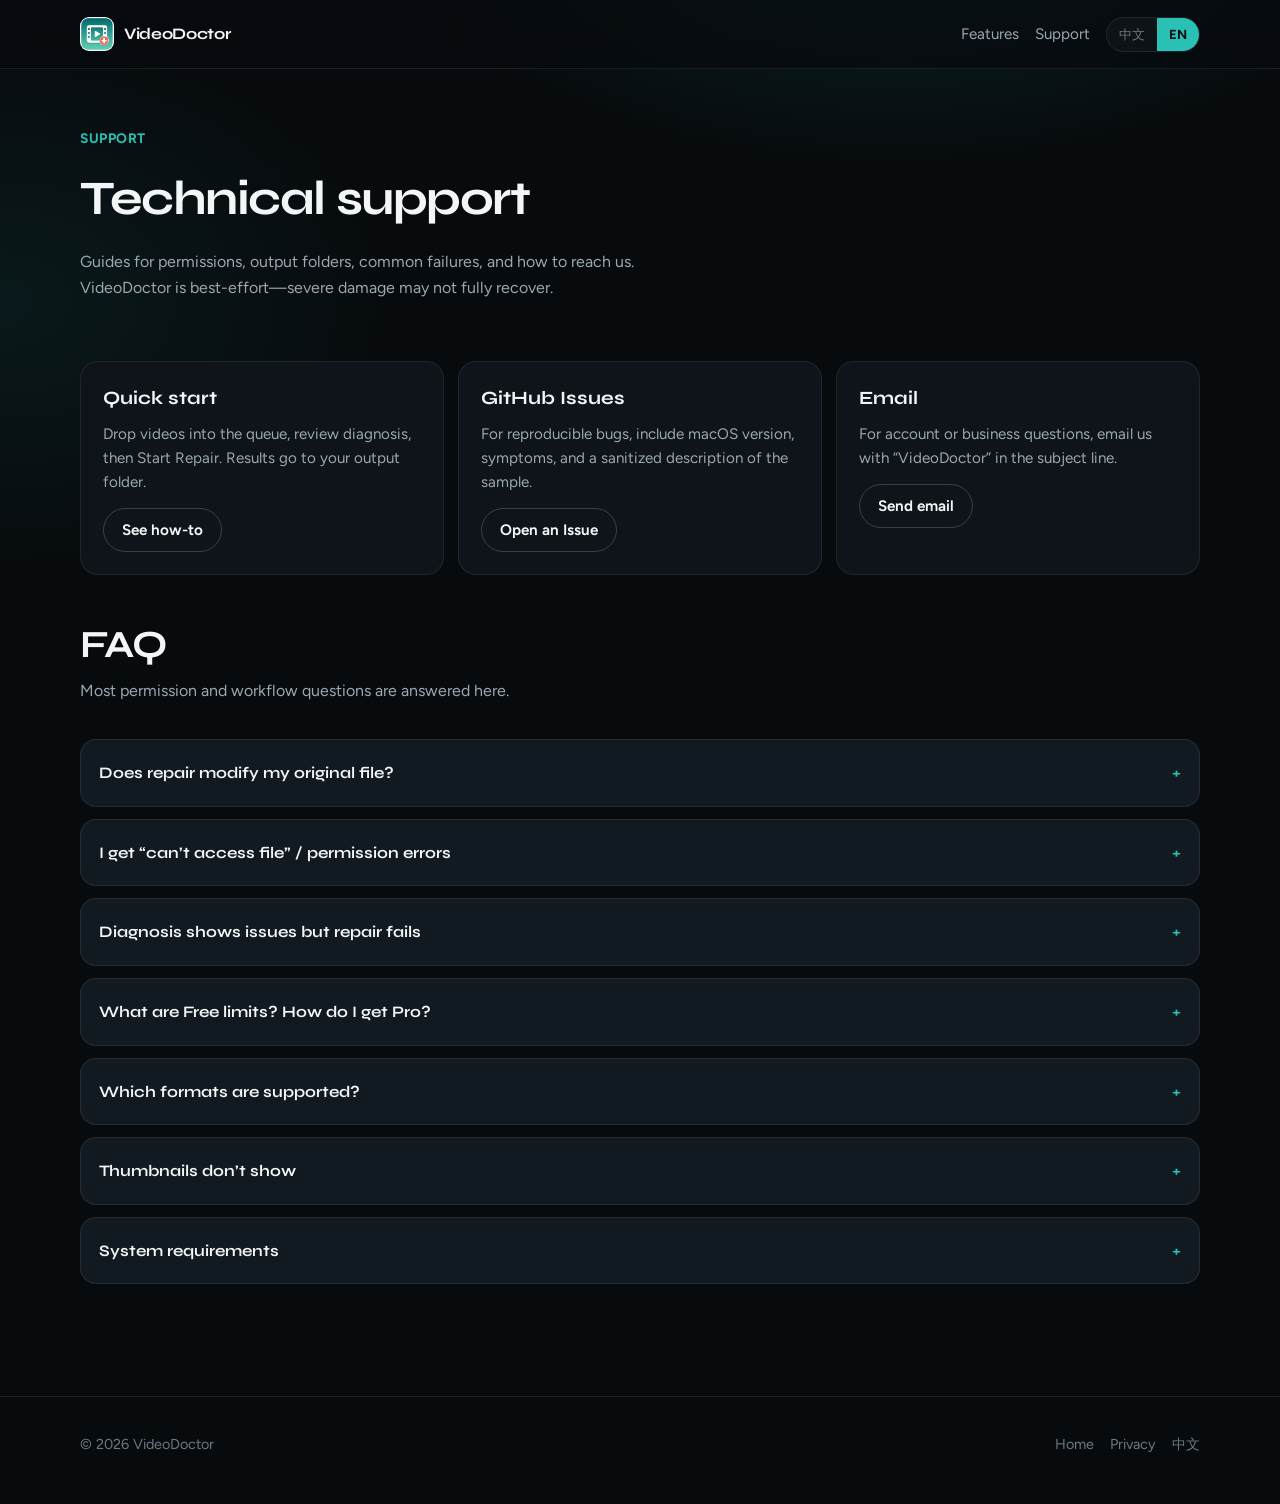
<file: en/support.html>
<!DOCTYPE html>
<html lang="en">
<head>
  <meta charset="utf-8" />
  <meta name="viewport" content="width=device-width, initial-scale=1" />
  <title>Support — VideoDoctor</title>
  <meta name="description" content="Official VideoDoctor support: FAQ, permissions, output folders, troubleshooting failed repairs, and contact options." />
  <meta name="theme-color" content="#070b0e" />
  <link rel="icon" href="../assets/img/app-icon.png" type="image/png" />
  <link rel="alternate" hreflang="en" href="https://mushroomdev.github.io/VideoDoctorPage/en/support.html" />
  <link rel="alternate" hreflang="zh-Hans" href="https://mushroomdev.github.io/VideoDoctorPage/support.html" />
  <link rel="preconnect" href="https://fonts.googleapis.com" />
  <link rel="preconnect" href="https://fonts.gstatic.com" crossorigin />
  <link href="https://fonts.googleapis.com/css2?family=Figtree:wght@400;500;600;700&family=Syne:wght@600;700;800&display=swap" rel="stylesheet" />
  <link rel="stylesheet" href="../assets/css/site.css" />
</head>
<body>
  <header class="site-header">
    <div class="wrap nav">
      <a class="brand" href="index.html">
        <img src="../assets/img/app-icon.png" alt="VideoDoctor" width="34" height="34" />
        <span>VideoDoctor</span>
      </a>
      <nav class="nav-links" aria-label="Primary">
        <a href="index.html#features">Features</a>
        <a href="support.html">Support</a>
        <div class="lang-switch">
          <a href="../support.html" hreflang="zh-Hans">中文</a>
          <a class="active" href="support.html" hreflang="en">EN</a>
        </div>
      </nav>
    </div>
  </header>

  <main>
    <section class="page-hero">
      <div class="wrap">
        <div class="eyebrow">Support</div>
        <h1>Technical support</h1>
        <p>Guides for permissions, output folders, common failures, and how to reach us. VideoDoctor is best-effort—severe damage may not fully recover.</p>
      </div>
    </section>

    <section style="padding-top:8px">
      <div class="wrap">
        <div class="support-cards">
          <article class="support-card">
            <h3>Quick start</h3>
            <p>Drop videos into the queue, review diagnosis, then Start Repair. Results go to your output folder.</p>
            <a class="btn btn-secondary" href="index.html#howto">See how-to</a>
          </article>
          <article class="support-card">
            <h3>GitHub Issues</h3>
            <p>For reproducible bugs, include macOS version, symptoms, and a sanitized description of the sample.</p>
            <a class="btn btn-secondary" href="https://github.com/MushroomDev/VideoDoctorPage/issues" rel="noopener">Open an Issue</a>
          </article>
          <article class="support-card">
            <h3>Email</h3>
            <p>For account or business questions, email us with “VideoDoctor” in the subject line.</p>
            <a class="btn btn-secondary" href="mailto:swain6@163.com?subject=VideoDoctor%20Support">Send email</a>
          </article>
        </div>

        <div class="section-head">
          <h2>FAQ</h2>
          <p>Most permission and workflow questions are answered here.</p>
        </div>

        <div class="faq">
          <details class="faq-item">
            <summary>Does repair modify my original file?</summary>
            <p>No. Sources are opened read-only. Repaired output is written to the folder you choose in settings.</p>
          </details>
          <details class="faq-item">
            <summary>I get “can’t access file” / permission errors</summary>
            <p>Under the macOS sandbox, you must grant access by picking files or an output directory. Re-add videos via Add Video, or re-select the output folder, then retry.</p>
          </details>
          <details class="faq-item">
            <summary>Diagnosis shows issues but repair fails</summary>
            <p>Outcomes depend on damage. Missing moov, extreme truncation, or almost no usable media may fail. The UI explains why when possible. If prompted, try a healthy reference clip from the same device/settings.</p>
          </details>
          <details class="faq-item">
            <summary>What are Free limits? How do I get Pro?</summary>
            <p>Free: about 3 successful repairs per day and ~3 minutes per file; diagnosis remains available. Buy Pro in-app (one-time) for unlimited repairs and Repair All without Free quotas. Use Restore Purchases if needed.</p>
          </details>
          <details class="faq-item">
            <summary>Which formats are supported?</summary>
            <p>Common MP4 / MOV and many everyday containers are prioritized. Experimental extensions may warn about lower success rates. Output aims for a more compatible H.264 / AAC MP4.</p>
          </details>
          <details class="faq-item">
            <summary>Thumbnails don’t show</summary>
            <p>Severely damaged files may not yield a first frame, so a placeholder appears. Decodable files usually show a cover frame.</p>
          </details>
          <details class="faq-item">
            <summary>System requirements</summary>
            <p>macOS 12 or later (see the App Store page for the definitive requirement). Leave enough free disk space for batch jobs.</p>
          </details>
        </div>
      </div>
    </section>
  </main>

  <footer class="site-footer">
    <div class="wrap footer-grid">
      <div>© <span id="y"></span> VideoDoctor</div>
      <div class="footer-links">
        <a href="index.html">Home</a>
        <a href="privacy.html">Privacy</a>
        <a href="../support.html">中文</a>
      </div>
    </div>
  </footer>
  <script>document.getElementById("y").textContent = new Date().getFullYear();</script>
</body>
</html>
</file>
<file: assets/css/site.css>
:root {
  --bg: #070b0e;
  --bg-elevated: #0e1419;
  --panel: #121a21;
  --text: #f2f6f7;
  --muted: #9aa8b0;
  --faint: #6b7a83;
  --accent: #2ac1b4;
  --accent-soft: rgba(42, 193, 180, 0.14);
  --accent-glow: rgba(42, 193, 180, 0.35);
  --line: rgba(255, 255, 255, 0.08);
  --danger: #e86a6d;
  --radius: 18px;
  --max: 1120px;
  --font-display: "Syne", "PingFang SC", "Hiragino Sans GB", sans-serif;
  --font-body: "Figtree", "PingFang SC", "Hiragino Sans GB", sans-serif;
}

*,
*::before,
*::after {
  box-sizing: border-box;
}

html {
  scroll-behavior: smooth;
}

body {
  margin: 0;
  overflow-x: clip;
  min-height: 100vh;
  color: var(--text);
  background:
    radial-gradient(900px 520px at 70% -10%, rgba(42, 193, 180, 0.18), transparent 60%),
    radial-gradient(700px 480px at 0% 20%, rgba(42, 193, 180, 0.08), transparent 55%),
    var(--bg);
  font-family: var(--font-body);
  font-size: 16px;
  line-height: 1.6;
  -webkit-font-smoothing: antialiased;
}

img {
  max-width: 100%;
  height: auto;
  display: block;
}

a {
  color: inherit;
  text-decoration: none;
}

.wrap {
  width: min(var(--max), calc(100% - 40px));
  margin-inline: auto;
}

/* Header */
.site-header {
  position: sticky;
  top: 0;
  z-index: 20;
  backdrop-filter: blur(14px);
  background: rgba(7, 11, 14, 0.72);
  border-bottom: 1px solid var(--line);
}

.nav {
  display: flex;
  align-items: center;
  justify-content: space-between;
  gap: 12px 16px;
  min-height: 68px;
  flex-wrap: wrap;
  padding: 8px 0;
}

.brand {
  display: inline-flex;
  align-items: center;
  gap: 10px;
  font-family: var(--font-display);
  font-weight: 700;
  letter-spacing: -0.02em;
}

.brand img {
  width: 34px;
  height: 34px;
  max-width: none;
  object-fit: cover;
  border-radius: 9px;
}

.nav-links {
  display: flex;
  align-items: center;
  flex-wrap: wrap;
  justify-content: flex-end;
  gap: 8px 16px;
  color: var(--muted);
  font-size: 0.95rem;
}

.nav-links a:hover {
  color: var(--text);
}

.lang-switch {
  display: inline-flex;
  border: 1px solid var(--line);
  border-radius: 999px;
  overflow: hidden;
  background: rgba(255, 255, 255, 0.03);
}

.lang-switch a {
  padding: 6px 12px;
  font-size: 0.82rem;
  color: var(--faint);
}

.lang-switch a.active {
  color: var(--bg);
  background: var(--accent);
  font-weight: 700;
}

/* Buttons */
.btn {
  display: inline-flex;
  align-items: center;
  justify-content: center;
  gap: 8px;
  min-height: 44px;
  padding: 0 18px;
  border-radius: 999px;
  border: 1px solid transparent;
  font-weight: 650;
  font-size: 0.95rem;
  transition: transform 0.2s ease, background 0.2s ease, border-color 0.2s ease;
}

.btn:hover {
  transform: translateY(-1px);
}

.btn-primary {
  background: var(--accent);
  color: #041314;
  box-shadow: 0 10px 30px var(--accent-glow);
}

.btn-secondary {
  background: transparent;
  border-color: rgba(255, 255, 255, 0.18);
  color: var(--text);
}

/* Hero — one composition */
.hero {
  position: relative;
  padding: 72px 0 48px;
  overflow: visible;
}

.hero::before {
  content: "";
  position: absolute;
  inset: 8% 0 auto;
  height: 420px;
  background:
    linear-gradient(115deg, transparent 20%, rgba(42, 193, 180, 0.07) 45%, transparent 70%),
    repeating-linear-gradient(
      -28deg,
      transparent 0 18px,
      rgba(42, 193, 180, 0.045) 18px 19px
    );
  pointer-events: none;
  mask-image: linear-gradient(to bottom, black, transparent);
}

.hero-grid {
  display: grid;
  grid-template-columns: minmax(0, 1.05fr) minmax(0, 0.95fr);
  gap: 40px;
  align-items: center;
}

.eyebrow {
  display: inline-flex;
  align-items: center;
  gap: 8px;
  color: var(--accent);
  font-size: 0.86rem;
  font-weight: 700;
  letter-spacing: 0.04em;
  text-transform: uppercase;
}

.hero h1 {
  margin: 14px 0 14px;
  font-family: var(--font-display);
  font-size: clamp(2.4rem, 5vw, 3.8rem);
  line-height: 1.05;
  letter-spacing: -0.035em;
}

.hero h1 em {
  font-style: normal;
  color: var(--accent);
}

.hero-lead {
  max-width: 36ch;
  color: var(--muted);
  font-size: 1.08rem;
}

.hero-actions {
  display: flex;
  flex-wrap: wrap;
  gap: 12px;
  margin-top: 28px;
}

.hero-meta {
  display: flex;
  flex-wrap: wrap;
  gap: 18px;
  margin-top: 28px;
  color: var(--faint);
  font-size: 0.9rem;
}

.hero-meta strong {
  color: var(--text);
  font-weight: 650;
}

.hero-visual {
  position: relative;
  min-width: 0;
}

.hero-visual img,
.split img {
  width: 100%;
  height: auto;
  aspect-ratio: 16 / 10;
  object-fit: contain;
  background: #071014;
  border-radius: 22px;
  border: 1px solid rgba(255, 255, 255, 0.08);
  box-shadow: 0 30px 80px rgba(0, 0, 0, 0.45), 0 0 0 1px rgba(42, 193, 180, 0.08);
}

.hero-visual::after {
  content: "";
  position: absolute;
  inset: 18% 10% -8%;
  background: radial-gradient(circle, var(--accent-glow), transparent 65%);
  z-index: -1;
  filter: blur(8px);
}

/* Sections */
section {
  padding: 72px 0;
}

.section-head {
  max-width: 640px;
  margin-bottom: 36px;
}

.section-head h2 {
  margin: 0 0 10px;
  font-family: var(--font-display);
  font-size: clamp(1.8rem, 3vw, 2.5rem);
  letter-spacing: -0.03em;
  line-height: 1.15;
}

.section-head p {
  margin: 0;
  color: var(--muted);
}

.feature-grid {
  display: grid;
  grid-template-columns: repeat(3, 1fr);
  gap: 16px;
}

.feature {
  padding: 22px 20px 20px;
  border-radius: var(--radius);
  background: linear-gradient(180deg, rgba(255, 255, 255, 0.03), transparent), var(--panel);
  border: 1px solid var(--line);
  min-height: 180px;
}

.feature .icon {
  width: 38px;
  height: 38px;
  display: grid;
  place-items: center;
  border-radius: 12px;
  background: var(--accent-soft);
  color: var(--accent);
  margin-bottom: 14px;
  font-size: 1.1rem;
}

.feature h3 {
  margin: 0 0 8px;
  font-family: var(--font-display);
  font-size: 1.15rem;
  letter-spacing: -0.02em;
}

.feature p {
  margin: 0;
  color: var(--muted);
  font-size: 0.95rem;
}

.steps {
  display: grid;
  grid-template-columns: repeat(4, 1fr);
  gap: 14px;
  counter-reset: step;
}

.step {
  position: relative;
  padding: 22px 18px;
  border-radius: var(--radius);
  border: 1px solid var(--line);
  background: var(--bg-elevated);
}

.step::before {
  counter-increment: step;
  content: counter(step);
  display: inline-grid;
  place-items: center;
  width: 28px;
  height: 28px;
  margin-bottom: 14px;
  border-radius: 999px;
  background: var(--accent);
  color: #041314;
  font-weight: 800;
  font-size: 0.85rem;
}

.step h3 {
  margin: 0 0 8px;
  font-size: 1.05rem;
  font-family: var(--font-display);
}

.step p {
  margin: 0;
  color: var(--muted);
  font-size: 0.92rem;
}

.split {
  display: grid;
  grid-template-columns: minmax(0, 1fr) minmax(0, 1fr);
  gap: 36px;
  align-items: center;
}

.pill-list {
  display: grid;
  gap: 12px;
  margin: 22px 0 0;
  padding: 0;
  list-style: none;
}

.pill-list li {
  display: flex;
  gap: 10px;
  align-items: flex-start;
  color: var(--muted);
}

.pill-list li::before {
  content: "";
  width: 8px;
  height: 8px;
  margin-top: 0.55em;
  border-radius: 50%;
  background: var(--accent);
  box-shadow: 0 0 0 4px var(--accent-soft);
  flex: 0 0 auto;
}

.pricing {
  display: grid;
  grid-template-columns: 1fr 1fr;
  gap: 16px;
}

.plan {
  padding: 26px 24px;
  border-radius: 22px;
  border: 1px solid var(--line);
  background: var(--panel);
}

.plan.featured {
  border-color: rgba(42, 193, 180, 0.55);
  box-shadow: 0 0 0 1px rgba(42, 193, 180, 0.2), 0 20px 50px rgba(42, 193, 180, 0.12);
}

.plan h3 {
  margin: 0;
  font-family: var(--font-display);
  font-size: 1.5rem;
}

.plan .price {
  margin: 8px 0 16px;
  color: var(--muted);
}

.plan ul {
  margin: 0;
  padding: 0;
  list-style: none;
  display: grid;
  gap: 10px;
  color: var(--muted);
}

.plan ul li::before {
  content: "✓ ";
  color: var(--accent);
  font-weight: 700;
}

.cta-band {
  border-radius: 28px;
  padding: 36px 32px;
  background:
    radial-gradient(500px 200px at 90% 0%, rgba(42, 193, 180, 0.22), transparent 60%),
    linear-gradient(145deg, #102028, #0a1217 60%);
  border: 1px solid rgba(42, 193, 180, 0.25);
  display: flex;
  align-items: center;
  justify-content: space-between;
  gap: 20px;
  flex-wrap: wrap;
}

.cta-band h2 {
  margin: 0 0 8px;
  font-family: var(--font-display);
  font-size: clamp(1.6rem, 3vw, 2.2rem);
  letter-spacing: -0.03em;
}

.cta-band p {
  margin: 0;
  color: var(--muted);
  max-width: 48ch;
}

/* Support */
.page-hero {
  padding: 56px 0 24px;
}

.page-hero h1 {
  margin: 10px 0 12px;
  font-family: var(--font-display);
  font-size: clamp(2rem, 4vw, 3rem);
  letter-spacing: -0.03em;
}

.page-hero p {
  margin: 0;
  color: var(--muted);
  max-width: 60ch;
}

.faq {
  display: grid;
  gap: 12px;
}

details.faq-item {
  border: 1px solid var(--line);
  border-radius: 16px;
  background: var(--panel);
  padding: 4px 18px;
}

details.faq-item summary {
  cursor: pointer;
  list-style: none;
  padding: 16px 0;
  font-weight: 650;
  font-family: var(--font-display);
}

details.faq-item summary::-webkit-details-marker {
  display: none;
}

details.faq-item summary::after {
  content: "+";
  float: right;
  color: var(--accent);
  font-weight: 700;
}

details.faq-item[open] summary::after {
  content: "−";
}

details.faq-item p,
details.faq-item ul {
  color: var(--muted);
  margin: 0 0 16px;
}

.support-cards {
  display: grid;
  grid-template-columns: repeat(3, 1fr);
  gap: 14px;
  margin: 28px 0 48px;
}

.support-card {
  padding: 22px;
  border-radius: var(--radius);
  border: 1px solid var(--line);
  background: var(--bg-elevated);
}

.support-card h3 {
  margin: 0 0 8px;
  font-family: var(--font-display);
}

.support-card p {
  margin: 0 0 14px;
  color: var(--muted);
  font-size: 0.95rem;
}

.prose {
  max-width: 720px;
  color: var(--muted);
}

.prose h2 {
  margin: 36px 0 12px;
  color: var(--text);
  font-family: var(--font-display);
  letter-spacing: -0.02em;
}

.prose h3 {
  margin: 24px 0 8px;
  color: var(--text);
}

.prose ul {
  padding-left: 1.2em;
}

/* Footer */
.site-footer {
  border-top: 1px solid var(--line);
  padding: 36px 0 48px;
  margin-top: 40px;
  color: var(--faint);
  font-size: 0.9rem;
}

.footer-grid {
  display: flex;
  justify-content: space-between;
  gap: 20px;
  flex-wrap: wrap;
}

.footer-links {
  display: flex;
  gap: 16px;
  flex-wrap: wrap;
}

.footer-links a:hover {
  color: var(--text);
}

/* Motion */
@media (prefers-reduced-motion: no-preference) {
  .reveal {
    opacity: 0;
    transform: translateY(16px);
    transition: opacity 0.7s ease, transform 0.7s ease;
  }

  .reveal.in {
    opacity: 1;
    transform: none;
  }

  .hero-visual img {
    animation: float-in 0.9s ease both;
  }

  @keyframes float-in {
    from {
      opacity: 0;
      transform: translateY(18px) scale(0.985);
    }
    to {
      opacity: 1;
      transform: none;
    }
  }
}

@media (max-width: 960px) {
  .nav-links .hide-sm {
    display: none;
  }

  .hero-grid,
  .split,
  .pricing,
  .steps,
  .feature-grid,
  .support-cards {
    grid-template-columns: 1fr 1fr;
  }

  .hero-grid,
  .split {
    grid-template-columns: 1fr;
  }

  .steps {
    grid-template-columns: 1fr 1fr;
  }
}

@media (max-width: 720px) {
  .nav-links .hide-sm {
    display: none;
  }

  .hero {
    padding-top: 40px;
  }

  .hero-grid,
  .split,
  .pricing,
  .feature-grid,
  .steps,
  .support-cards {
    grid-template-columns: 1fr;
  }

  .cta-band {
    padding: 28px 22px;
  }
}
</file>
